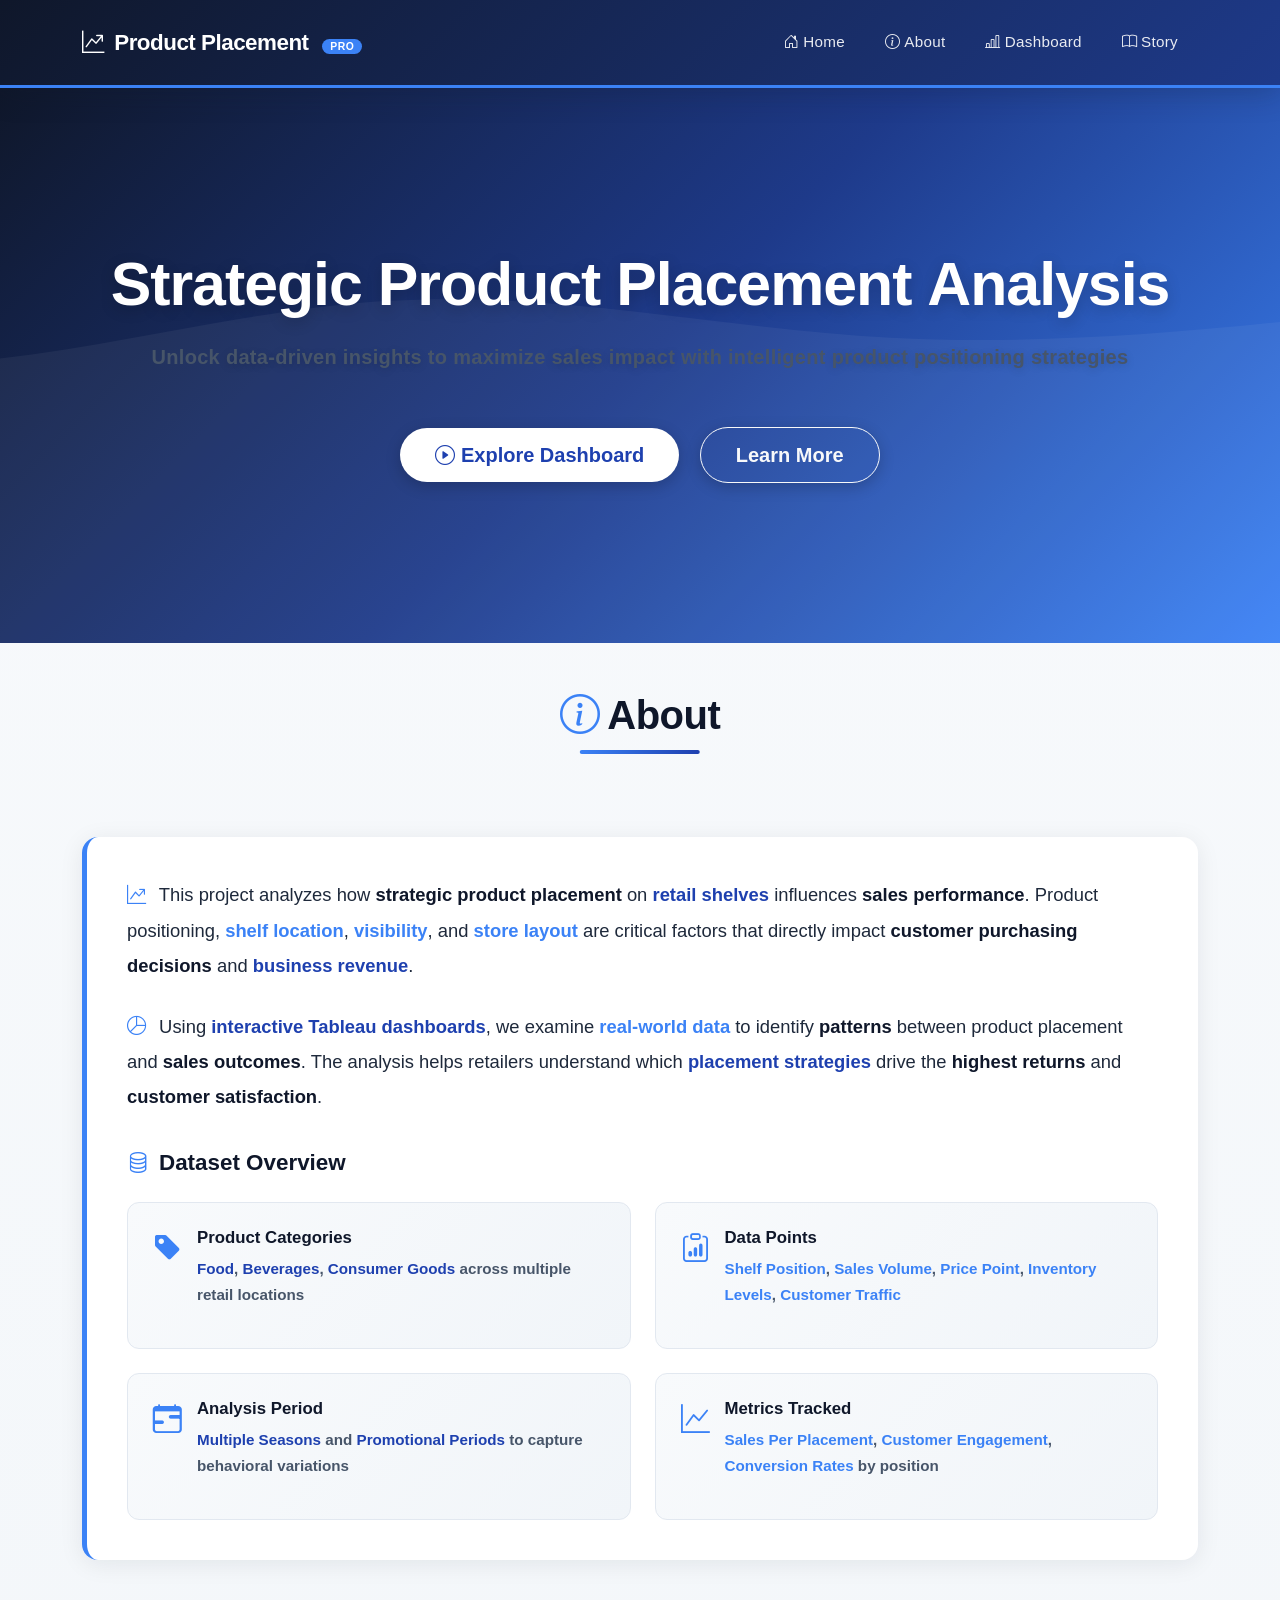
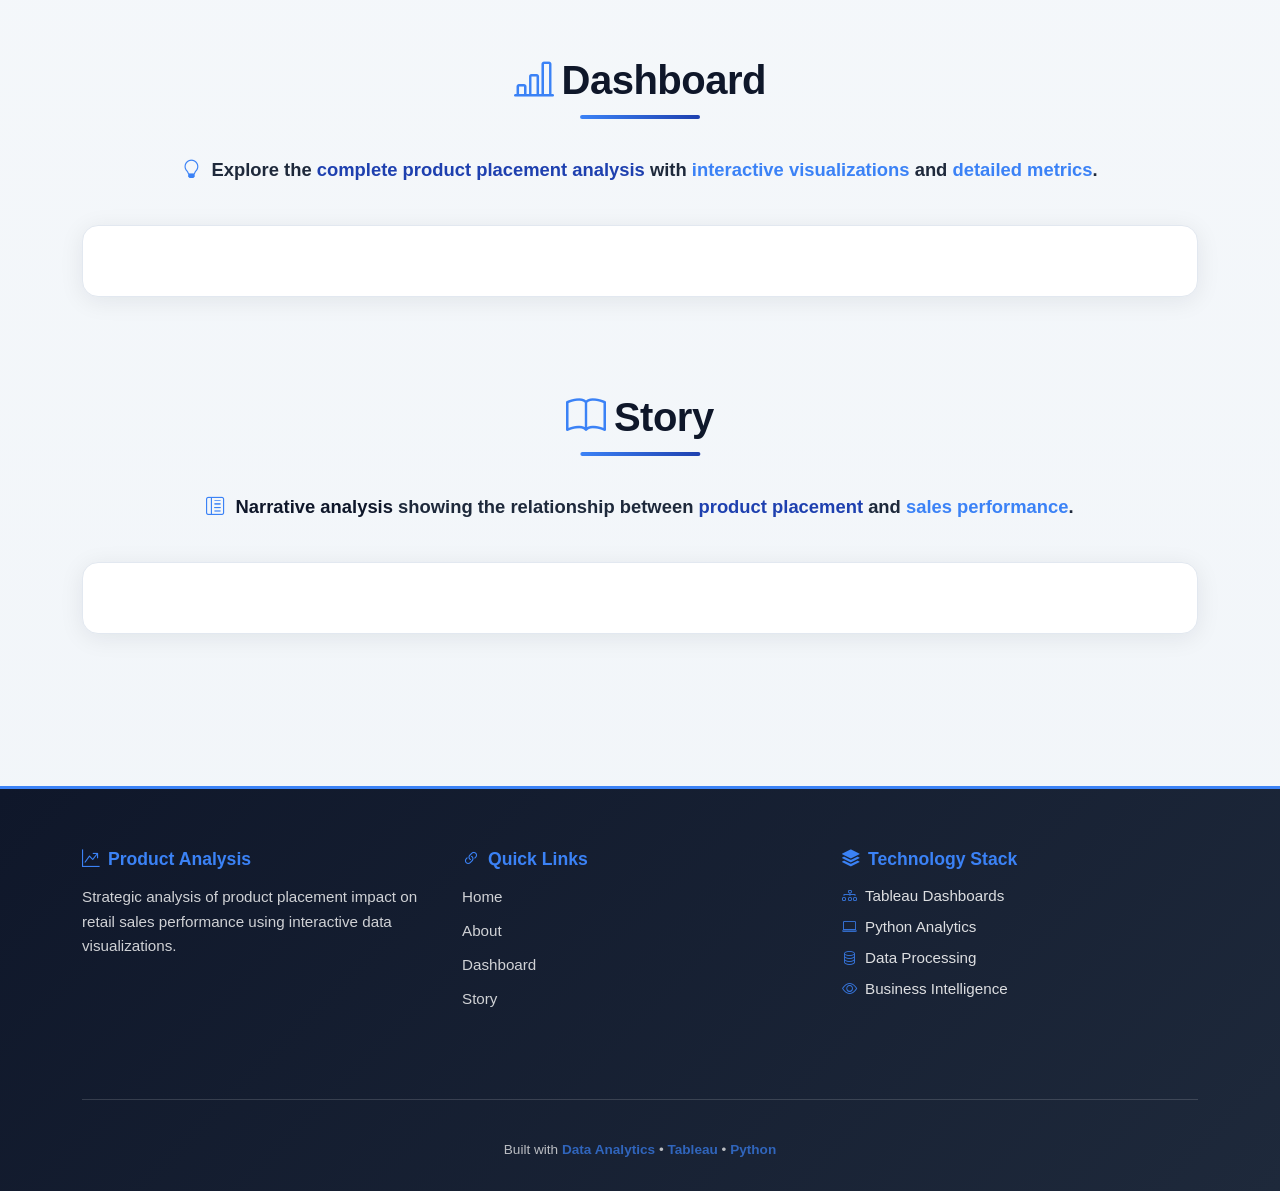
<file: Web integration/templates/index.html>
<!DOCTYPE html>
<html lang="en">

<head>
<meta charset="UTF-8">
<meta name="viewport" content="width=device-width, initial-scale=1.0">

<title>Strategic Product Placement Analysis</title>

<link href="https://cdn.jsdelivr.net/npm/bootstrap@5.3.2/dist/css/bootstrap.min.css" rel="stylesheet">
<link rel="stylesheet" href="https://cdn.jsdelivr.net/npm/bootstrap-icons@1.11.0/font/bootstrap-icons.css">

<style>

* {
  margin: 0;
  padding: 0;
  box-sizing: border-box;
}

body {
  scroll-behavior: smooth;
  font-family: 'Inter', '-apple-system', 'BlinkMacSystemFont', 'Segoe UI', sans-serif;
  color: #1e293b;
  background: linear-gradient(180deg, #f8fafc 0%, #f1f5f9 100%);
}

/* Modern Navbar */
.navbar {
  background: linear-gradient(135deg, #0f172a 0%, #1e3a8a 100%);
  box-shadow: 0 4px 30px rgba(15, 23, 42, 0.25);
  padding: 1.3rem 0;
  border-bottom: 3px solid #3b82f6;
}

.navbar-brand {
  font-weight: 900;
  font-size: 1.4rem;
  letter-spacing: -0.5px;
  color: white !important;
  font-family: 'Inter', sans-serif;
  transition: all 0.3s ease;
}

.navbar-brand:hover {
  transform: scale(1.02);
  text-shadow: 0 2px 10px rgba(0,0,0,0.2);
}

.navbar-nav .nav-link {
  margin: 0 12px;
  font-weight: 500;
  transition: all 0.3s ease;
  position: relative;
  color: rgba(255, 255, 255, 0.9) !important;
  font-size: 0.95rem;
  letter-spacing: 0.3px;
}

.navbar-nav .nav-link::after {
  content: '';
  position: absolute;
  width: 0;
  height: 3px;
  bottom: -8px;
  left: 50%;
  transform: translateX(-50%);
  background: #fff;
  transition: width 0.3s ease;
  border-radius: 2px;
}

.navbar-nav .nav-link:hover {
  color: white !important;
}

.navbar-nav .nav-link:hover::after {
  width: 100%;
}

/* Hero Section */
.hero {
  background: linear-gradient(135deg, #0f172a 0%, #1e3a8a 50%, #3b82f6 100%);
  color: white;
  padding: 160px 20px;
  text-align: center;
  position: relative;
  overflow: hidden;
}

.hero::before {
  content: '';
  position: absolute;
  top: 0;
  left: 0;
  right: 0;
  bottom: 0;
  background: url('data:image/svg+xml,<svg xmlns="http://www.w3.org/2000/svg" viewBox="0 0 1440 320"><path fill="rgba(255,255,255,0.1)" d="M0,96L48,112C96,128,192,160,288,160C384,160,480,128,576,122.7C672,117,768,139,864,144C960,149,1056,139,1152,128C1248,117,1344,107,1392,101.3L1440,96L1440,320L1392,320C1344,320,1248,320,1152,320C1056,320,960,320,864,320C768,320,672,320,576,320C480,320,384,320,288,320C192,320,96,320,48,320L0,320Z"></path></svg>') no-repeat bottom;
  background-size: cover;
  opacity: 0.5;
}

.hero .container {
  position: relative;
  z-index: 2;
}

.hero h1 {
  font-size: 3.8rem;
  font-weight: 800;
  margin-bottom: 20px;
  animation: slideDown 1s ease-out;
  text-shadow: 0 4px 15px rgba(0,0,0,0.2);
  letter-spacing: -1px;
  line-height: 1.2;
}

.hero p {
  font-size: 1.25rem;
  margin-top: 15px;
  margin-bottom: 30px;
  font-weight: 400;
  animation: slideUp 1s ease-out 0.2s backwards;
  letter-spacing: 0.3px;
  line-height: 1.6;
}

.hero .btn {
  animation: slideUp 1s ease-out 0.4s backwards;
  font-weight: 700;
  padding: 12px 35px;
  border-radius: 50px;
  transition: all 0.3s ease;
  box-shadow: 0 4px 15px rgba(0,0,0,0.2);
}

.hero .btn:hover {
  transform: translateY(-3px);
  box-shadow: 0 8px 25px rgba(0,0,0,0.3);
}

@keyframes slideDown {
  from {
    opacity: 0;
    transform: translateY(-30px);
  }
  to {
    opacity: 1;
    transform: translateY(0);
  }
}

@keyframes slideUp {
  from {
    opacity: 0;
    transform: translateY(30px);
  }
  to {
    opacity: 1;
    transform: translateY(0);
  }
}

/* Section Titles */
.section-title {
  font-weight: 700;
  margin-bottom: 50px;
  color: #0f172a;
  font-size: 2.5rem;
  position: relative;
  display: inline-block;
  left: 50%;
  transform: translateX(-50%);
  letter-spacing: -0.5px;
}

.section-title::after {
  content: '';
  position: absolute;
  bottom: -15px;
  left: 50%;
  transform: translateX(-50%);
  width: 120px;
  height: 4px;
  background: linear-gradient(90deg, #3b82f6, #1e40af);
  border-radius: 3px;
}

/* Dashboard & Content Boxes */
.dashboard-box {
  background: white;
  padding: 35px;
  border-radius: 16px;
  box-shadow: 0 4px 25px rgba(15, 23, 42, 0.08);
  border: 1px solid #e2e8f0;
  transition: all 0.3s ease;
}

.dashboard-box:hover {
  box-shadow: 0 12px 45px rgba(59, 130, 246, 0.15);
  transform: translateY(-3px);
  border-color: #3b82f6;
}

/* Section Spacing */
section {
  padding: 70px 20px;
}

section h2 {
  font-weight: 700;
  letter-spacing: -0.5px;
}

section p {
  font-size: 1rem;
  line-height: 1.7;
  color: #475569;
  font-weight: 400;
}

/* Icon enhancements */
.bi {
  transition: all 0.3s ease;
}

.feature-icon {
  display: inline-flex;
  align-items: center;
  justify-content: center;
  width: 60px;
  height: 60px;
  border-radius: 50%;
  background: linear-gradient(135deg, #3b82f6, #1e40af);
  color: white;
  font-size: 1.5rem;
  margin-bottom: 15px;
  box-shadow: 0 4px 15px rgba(59, 130, 246, 0.3);
}

/* Card hover animations */
.stat-card:hover .bi {
  transform: scale(1.15) rotate(5deg);
}

/* Smooth scroll behavior */
html {
  scroll-behavior: smooth;
}

/* Links */
a {
  transition: all 0.3s ease;
}

footer a:hover {
  color: white !important;
  text-decoration: underline;
}

/* Buttons */
.btn-light {
  background-color: white;
  color: #1e40af;
  font-weight: 600;
  border: none;
  transition: all 0.3s ease;
}

.btn-light:hover {
  background-color: #3b82f6;
  color: white;
  transform: translateY(-2px);
  box-shadow: 0 8px 25px rgba(59, 130, 246, 0.3);
}

</style>

</head>

<body>

<!-- Navbar -->
<nav class="navbar navbar-expand-lg navbar-dark sticky-top">
  <div class="container">
    <a class="navbar-brand" href="#home">
      <i class="bi bi-graph-up-arrow" style="margin-right: 5px;"></i> Product Placement
      <span style="background: #3b82f6; padding: 2px 8px; border-radius: 12px; font-size: 0.65rem; margin-left: 8px; font-weight: 700; letter-spacing: 0.5px;">PRO</span>
    </a>
    <button class="navbar-toggler" data-bs-toggle="collapse" data-bs-target="#nav">
      <span class="navbar-toggler-icon"></span>
    </button>
    <div class="collapse navbar-collapse" id="nav">
      <ul class="navbar-nav ms-auto">
        <li class="nav-item">
          <a class="nav-link" href="#home"><i class="bi bi-house-door me-1"></i>Home</a>
        </li>
        <li class="nav-item">
          <a class="nav-link" href="#about"><i class="bi bi-info-circle me-1"></i>About</a>
        </li>
        <li class="nav-item">
          <a class="nav-link" href="#dashboard"><i class="bi bi-bar-chart-line me-1"></i>Dashboard</a>
        </li>
        <li class="nav-item">
          <a class="nav-link" href="#story"><i class="bi bi-book me-1"></i>Story</a>
        </li>
      </ul>
    </div>
  </div>
</nav>

<!-- Hero Section -->
<section class="hero" id="home">
  <div class="container">
    <h1 class="fw-bold">
      <span style="font-weight: 900;">Strategic</span> Product Placement <span style="font-weight: 900;">Analysis</span>
    </h1>
    <p class="lead" style="font-weight: 600;">
      Unlock <strong style="font-weight: 800; text-shadow: 0 2px 8px rgba(0,0,0,0.15);">data-driven insights</strong> to maximize <strong style="font-weight: 800; text-shadow: 0 2px 8px rgba(0,0,0,0.15);">sales impact</strong> with intelligent <strong style="font-weight: 800; text-shadow: 0 2px 8px rgba(0,0,0,0.15);">product positioning strategies</strong>
    </p>
    <a href="#dashboard" class="btn btn-light btn-lg mt-4">
      <i class="bi bi-play-circle"></i> Explore Dashboard
    </a>
    <a href="#about" class="btn btn-outline-light btn-lg mt-4 ms-3" style="font-weight: 700;">
      Learn More
    </a>
  </div>
</section>

<!-- About Section -->
<section class="container py-5" id="about">
  <h2 class="section-title text-center"><i class="bi bi-info-circle me-2" style="color: #3b82f6;"></i>About</h2>
  <div class="row align-items-center mt-5">
    <div class="col-lg-12">
      <div style="background: white; padding: 40px; border-radius: 16px; box-shadow: 0 4px 25px rgba(15, 23, 42, 0.08); border-left: 5px solid #3b82f6;">
        <p style="font-size: 1.15rem; line-height: 1.9; color: #1e293b; margin-bottom: 25px; font-weight: 500;">
          <i class="bi bi-graph-up-arrow" style="color: #3b82f6; margin-right: 8px; font-size: 1.2rem;"></i>
          This project analyzes how <strong style="color: #0f172a; font-weight: 800;">strategic product placement</strong> on <span style="color: #1e40af; font-weight: 700;">retail shelves</span> influences <strong style="color: #0f172a; font-weight: 800;">sales performance</strong>. Product positioning, <span style="color: #3b82f6; font-weight: 700;">shelf location</span>, <span style="color: #3b82f6; font-weight: 700;">visibility</span>, and <span style="color: #3b82f6; font-weight: 700;">store layout</span> are critical factors that directly impact <strong style="color: #0f172a; font-weight: 800;">customer purchasing decisions</strong> and <strong style="color: #1e40af; font-weight: 800;">business revenue</strong>.
        </p>
        <p style="font-size: 1.15rem; line-height: 1.9; color: #1e293b; margin-bottom: 35px; font-weight: 500;">
          <i class="bi bi-pie-chart" style="color: #3b82f6; margin-right: 8px; font-size: 1.2rem;"></i>
          Using <strong style="color: #1e40af; font-weight: 800;">interactive Tableau dashboards</strong>, we examine <span style="color: #3b82f6; font-weight: 700;">real-world data</span> to identify <strong style="color: #0f172a; font-weight: 800;">patterns</strong> between product placement and <strong style="color: #0f172a; font-weight: 800;">sales outcomes</strong>. The analysis helps retailers understand which <span style="color: #1e40af; font-weight: 700;">placement strategies</span> drive the <strong style="color: #0f172a; font-weight: 800;">highest returns</strong> and <strong style="color: #0f172a; font-weight: 800;">customer satisfaction</strong>.
        </p>
        <h4 style="color: #0f172a; font-weight: 800; margin-top: 35px; margin-bottom: 25px; font-size: 1.4rem;">
          <i class="bi bi-database" style="color: #3b82f6; margin-right: 10px;"></i>Dataset Overview
        </h4>
        <div class="row g-4">
          <div class="col-md-6">
            <div style="background: linear-gradient(135deg, #f8fafc 0%, #f1f5f9 100%); padding: 25px; border-radius: 12px; border: 1px solid #e2e8f0; height: 100%;">
              <div style="display: flex; align-items: start; margin-bottom: 15px;">
                <i class="bi bi-tag-fill" style="color: #3b82f6; font-size: 1.8rem; margin-right: 15px;"></i>
                <div>
                  <h6 style="color: #0f172a; font-weight: 800; margin-bottom: 8px; font-size: 1.05rem;">Product Categories</h6>
                  <p style="color: #475569; margin: 0; font-size: 0.95rem; font-weight: 600;"><strong style="color: #1e40af;">Food</strong>, <strong style="color: #1e40af;">Beverages</strong>, <strong style="color: #1e40af;">Consumer Goods</strong> across multiple retail locations</p>
                </div>
              </div>
            </div>
          </div>
          <div class="col-md-6">
            <div style="background: linear-gradient(135deg, #f8fafc 0%, #f1f5f9 100%); padding: 25px; border-radius: 12px; border: 1px solid #e2e8f0; height: 100%;">
              <div style="display: flex; align-items: start; margin-bottom: 15px;">
                <i class="bi bi-clipboard-data" style="color: #3b82f6; font-size: 1.8rem; margin-right: 15px;"></i>
                <div>
                  <h6 style="color: #0f172a; font-weight: 800; margin-bottom: 8px; font-size: 1.05rem;">Data Points</h6>
                  <p style="color: #475569; margin: 0; font-size: 0.95rem; font-weight: 600;"><strong style="color: #3b82f6;">Shelf Position</strong>, <strong style="color: #3b82f6;">Sales Volume</strong>, <strong style="color: #3b82f6;">Price Point</strong>, <strong style="color: #3b82f6;">Inventory Levels</strong>, <strong style="color: #3b82f6;">Customer Traffic</strong></p>
                </div>
              </div>
            </div>
          </div>
          <div class="col-md-6">
            <div style="background: linear-gradient(135deg, #f8fafc 0%, #f1f5f9 100%); padding: 25px; border-radius: 12px; border: 1px solid #e2e8f0; height: 100%;">
              <div style="display: flex; align-items: start; margin-bottom: 15px;">
                <i class="bi bi-calendar-range" style="color: #3b82f6; font-size: 1.8rem; margin-right: 15px;"></i>
                <div>
                  <h6 style="color: #0f172a; font-weight: 800; margin-bottom: 8px; font-size: 1.05rem;">Analysis Period</h6>
                  <p style="color: #475569; margin: 0; font-size: 0.95rem; font-weight: 600;"><strong style="color: #1e40af;">Multiple Seasons</strong> and <strong style="color: #1e40af;">Promotional Periods</strong> to capture behavioral variations</p>
                </div>
              </div>
            </div>
          </div>
          <div class="col-md-6">
            <div style="background: linear-gradient(135deg, #f8fafc 0%, #f1f5f9 100%); padding: 25px; border-radius: 12px; border: 1px solid #e2e8f0; height: 100%;">
              <div style="display: flex; align-items: start; margin-bottom: 15px;">
                <i class="bi bi-graph-up" style="color: #3b82f6; font-size: 1.8rem; margin-right: 15px;"></i>
                <div>
                  <h6 style="color: #0f172a; font-weight: 800; margin-bottom: 8px; font-size: 1.05rem;">Metrics Tracked</h6>
                  <p style="color: #475569; margin: 0; font-size: 0.95rem; font-weight: 600;"><strong style="color: #3b82f6;">Sales Per Placement</strong>, <strong style="color: #3b82f6;">Customer Engagement</strong>, <strong style="color: #3b82f6;">Conversion Rates</strong> by position</p>
                </div>
              </div>
            </div>
          </div>
        </div>
      </div>
    </div>
  </div>
</section>


<!-- Dashboard Section -->

<section class="container py-5" id="dashboard">

<h2 class="section-title text-center"><i class="bi bi-bar-chart-line me-2" style="color: #3b82f6;"></i>Dashboard</h2>

<p style="text-align: center; font-size: 1.15rem; color: #1e293b; margin-bottom: 40px; font-weight: 600;">
  <i class="bi bi-lightbulb" style="color: #3b82f6; margin-right: 6px;"></i>
  Explore the <strong style="color: #1e40af; font-weight: 800;">complete product placement analysis</strong> with <span style="color: #3b82f6; font-weight: 700;">interactive visualizations</span> and <span style="color: #3b82f6; font-weight: 700;">detailed metrics</span>.
</p>

<div class="dashboard-box">
<div class='tableauPlaceholder' id='viz1772711103070' style='position: relative'><noscript><a href='#'><img alt=' ' src='https:&#47;&#47;public.tableau.com&#47;static&#47;images&#47;ZH&#47;ZH4YRKW2R&#47;1_rss.png' style='border: none' />
</a></noscript><object class='tableauViz'  style='display:none;'><param name='host_url' value='https%3A%2F%2Fpublic.tableau.com%2F' /> 
<param name='embed_code_version' value='3' /> <param name='path' value='shared&#47;ZH4YRKW2R' /> <param name='toolbar' value='yes' /><param name='static_image' value='https:&#47;&#47;public.tableau.com&#47;static&#47;images&#47;ZH&#47;ZH4YRKW2R&#47;1.png' />
<param name='animate_transition' value='yes' /><param name='display_static_image' value='yes' /><param name='display_spinner' value='yes' /><param name='display_overlay' value='yes' /><param name='display_count' value='yes' /><param name='language' value='en-US' />
</object></div>           <script type='text/javascript'>                    var divElement = document.getElementById('viz1772711103070');                    var vizElement = divElement.getElementsByTagName('object')[0];                    if ( divElement.offsetWidth > 800 ) { vizElement.style.minWidth='1016px';vizElement.style.maxWidth='100%';vizElement.style.minHeight='1014px';vizElement.style.maxHeight=(divElement.offsetWidth*0.75)+'px';} else if ( divElement.offsetWidth > 500 ) { vizElement.style.minWidth='1016px';vizElement.style.maxWidth='100%';vizElement.style.minHeight='1014px';vizElement.style.maxHeight=(divElement.offsetWidth*0.75)+'px';} else { vizElement.style.minWidth='1016px';vizElement.style.maxWidth='100%';vizElement.style.minHeight='2400px';vizElement.style.maxHeight=(divElement.offsetWidth*1.77)+'px';}                     var scriptElement = document.createElement('script');                    scriptElement.src = 'https://public.tableau.com/javascripts/api/viz_v1.js';                    vizElement.parentNode.insertBefore(scriptElement, vizElement);                </script>

</div>

</section>


<!-- Story Section -->

<section class="container py-5" id="story">

<h2 class="section-title text-center"><i class="bi bi-book me-2" style="color: #3b82f6;"></i>Story</h2>

<p style="text-align: center; font-size: 1.15rem; color: #1e293b; margin-bottom: 40px; font-weight: 600;">
  <i class="bi bi-layout-text-sidebar-reverse" style="color: #3b82f6; margin-right: 6px;"></i>
  <strong style="color: #0f172a; font-weight: 800;">Narrative analysis</strong> showing the relationship between <span style="color: #1e40af; font-weight: 700;">product placement</span> and <span style="color: #3b82f6; font-weight: 700;">sales performance</span>.
</p>

<div class="dashboard-box mb-4">

<div class='tableauPlaceholder' id='viz1772710966732' style='position: relative'><noscript><a href='#'>
    <img alt=' ' src='https:&#47;&#47;public.tableau.com&#47;static&#47;images&#47;XR&#47;XR2CJXYGW&#47;1_rss.png' style='border: none' /></a></noscript><object class='tableauViz'  style='display:none;'>
        <param name='host_url' value='https%3A%2F%2Fpublic.tableau.com%2F' /> 
        <param name='embed_code_version' value='3' /> 
        <param name='path' value='shared&#47;XR2CJXYGW' /> 
        <param name='toolbar' value='yes' />
        <param name='static_image' value='https:&#47;&#47;public.tableau.com&#47;static&#47;images&#47;XR&#47;XR2CJXYGW&#47;1.png' />
        <param name='animate_transition' value='yes' /><param name='display_static_image' value='yes' />
        <param name='display_spinner' value='yes' /><param name='display_overlay' value='yes' />
        <param name='display_count' value='yes' /><param name='language' value='en-US' /></object></div>                <script type='text/javascript'>                    var divElement = document.getElementById('viz1772710966732');                    var vizElement = divElement.getElementsByTagName('object')[0];                    vizElement.style.width='1016px';vizElement.style.height='1014px';                    var scriptElement = document.createElement('script');                    scriptElement.src = 'https://public.tableau.com/javascripts/api/viz_v1.js';                    vizElement.parentNode.insertBefore(scriptElement, vizElement);                </script>

</div>

</section>


<!-- Footer -->

<footer style="background: linear-gradient(135deg, #0f172a 0%, #1e293b 100%); color: white; padding: 60px 20px 30px; margin-top: 80px; border-top: 3px solid #3b82f6;">
  <div class="container">
    <div class="row mb-5">
      <div class="col-lg-4 col-md-6 mb-4">
        <div style="margin-bottom: 20px;">
          <h5 style="font-weight: 700; font-size: 1.1rem; margin-bottom: 15px; color: #3b82f6;">
            <i class="bi bi-graph-up-arrow" style="margin-right: 8px;"></i>Product Analysis
          </h5>
          <p style="opacity: 0.8; font-size: 0.95rem; line-height: 1.6;">
            Strategic analysis of product placement impact on retail sales performance using interactive data visualizations.
          </p>
        </div>
      </div>
      <div class="col-lg-4 col-md-6 mb-4">
        <h5 style="font-weight: 700; font-size: 1.1rem; margin-bottom: 15px; color: #3b82f6;"><i class="bi bi-link-45deg me-2"></i>Quick Links</h5>
        <ul style="list-style: none; padding: 0;">
          <li style="margin-bottom: 10px;"><a href="#home" style="color: rgba(255,255,255,0.8); text-decoration: none; transition: all 0.3s; font-size: 0.95rem;">Home</a></li>
          <li style="margin-bottom: 10px;"><a href="#about" style="color: rgba(255,255,255,0.8); text-decoration: none; transition: all 0.3s; font-size: 0.95rem;">About</a></li>
          <li style="margin-bottom: 10px;"><a href="#dashboard" style="color: rgba(255,255,255,0.8); text-decoration: none; transition: all 0.3s; font-size: 0.95rem;">Dashboard</a></li>
          <li><a href="#story" style="color: rgba(255,255,255,0.8); text-decoration: none; transition: all 0.3s; font-size: 0.95rem;">Story</a></li>
        </ul>
      </div>
      <div class="col-lg-4 col-md-6 mb-4">
        <h5 style="font-weight: 700; font-size: 1.1rem; margin-bottom: 15px; color: #3b82f6;"><i class="bi bi-stack me-2"></i>Technology Stack</h5>
        <ul style="list-style: none; padding: 0;">
          <li style="margin-bottom: 8px; font-size: 0.95rem; opacity: 0.85;"><i class="bi bi-diagram-3" style="margin-right: 8px; color: #3b82f6;"></i>Tableau Dashboards</li>
          <li style="margin-bottom: 8px; font-size: 0.95rem; opacity: 0.85;"><i class="bi bi-laptop" style="margin-right: 8px; color: #3b82f6;"></i>Python Analytics</li>
          <li style="margin-bottom: 8px; font-size: 0.95rem; opacity: 0.85;"><i class="bi bi-database" style="margin-right: 8px; color: #3b82f6;"></i>Data Processing</li>
          <li style="font-size: 0.95rem; opacity: 0.85;"><i class="bi bi-eye" style="margin-right: 8px; color: #3b82f6;"></i>Business Intelligence</li>
        </ul>
      </div>
    </div>
    <hr style="opacity: 0.15; margin: 40px 0;">
    <div style="text-align: center;">
      <p style="margin: 0; font-size: 0.85rem; opacity: 0.7;">
        Built with <span style="color: #3b82f6; font-weight: 600;">Data Analytics</span> • 
        <span style="color: #3b82f6; font-weight: 600;">Tableau</span> • 
        <span style="color: #3b82f6; font-weight: 600;">Python</span>
      </p>
    </div>
  </div>
</footer>


<script src="https://cdn.jsdelivr.net/npm/bootstrap@5.3.2/dist/js/bootstrap.bundle.min.js"></script>

<script>
  document.querySelectorAll('a[href^="#"]').forEach(anchor => {
    anchor.addEventListener('click', function (e) {
      e.preventDefault();
      const target = document.querySelector(this.getAttribute('href'));
      if (target) {
        target.scrollIntoView({ behavior: 'smooth' });
      }
    });
  });
</script>

</body>
</html>
</file>
